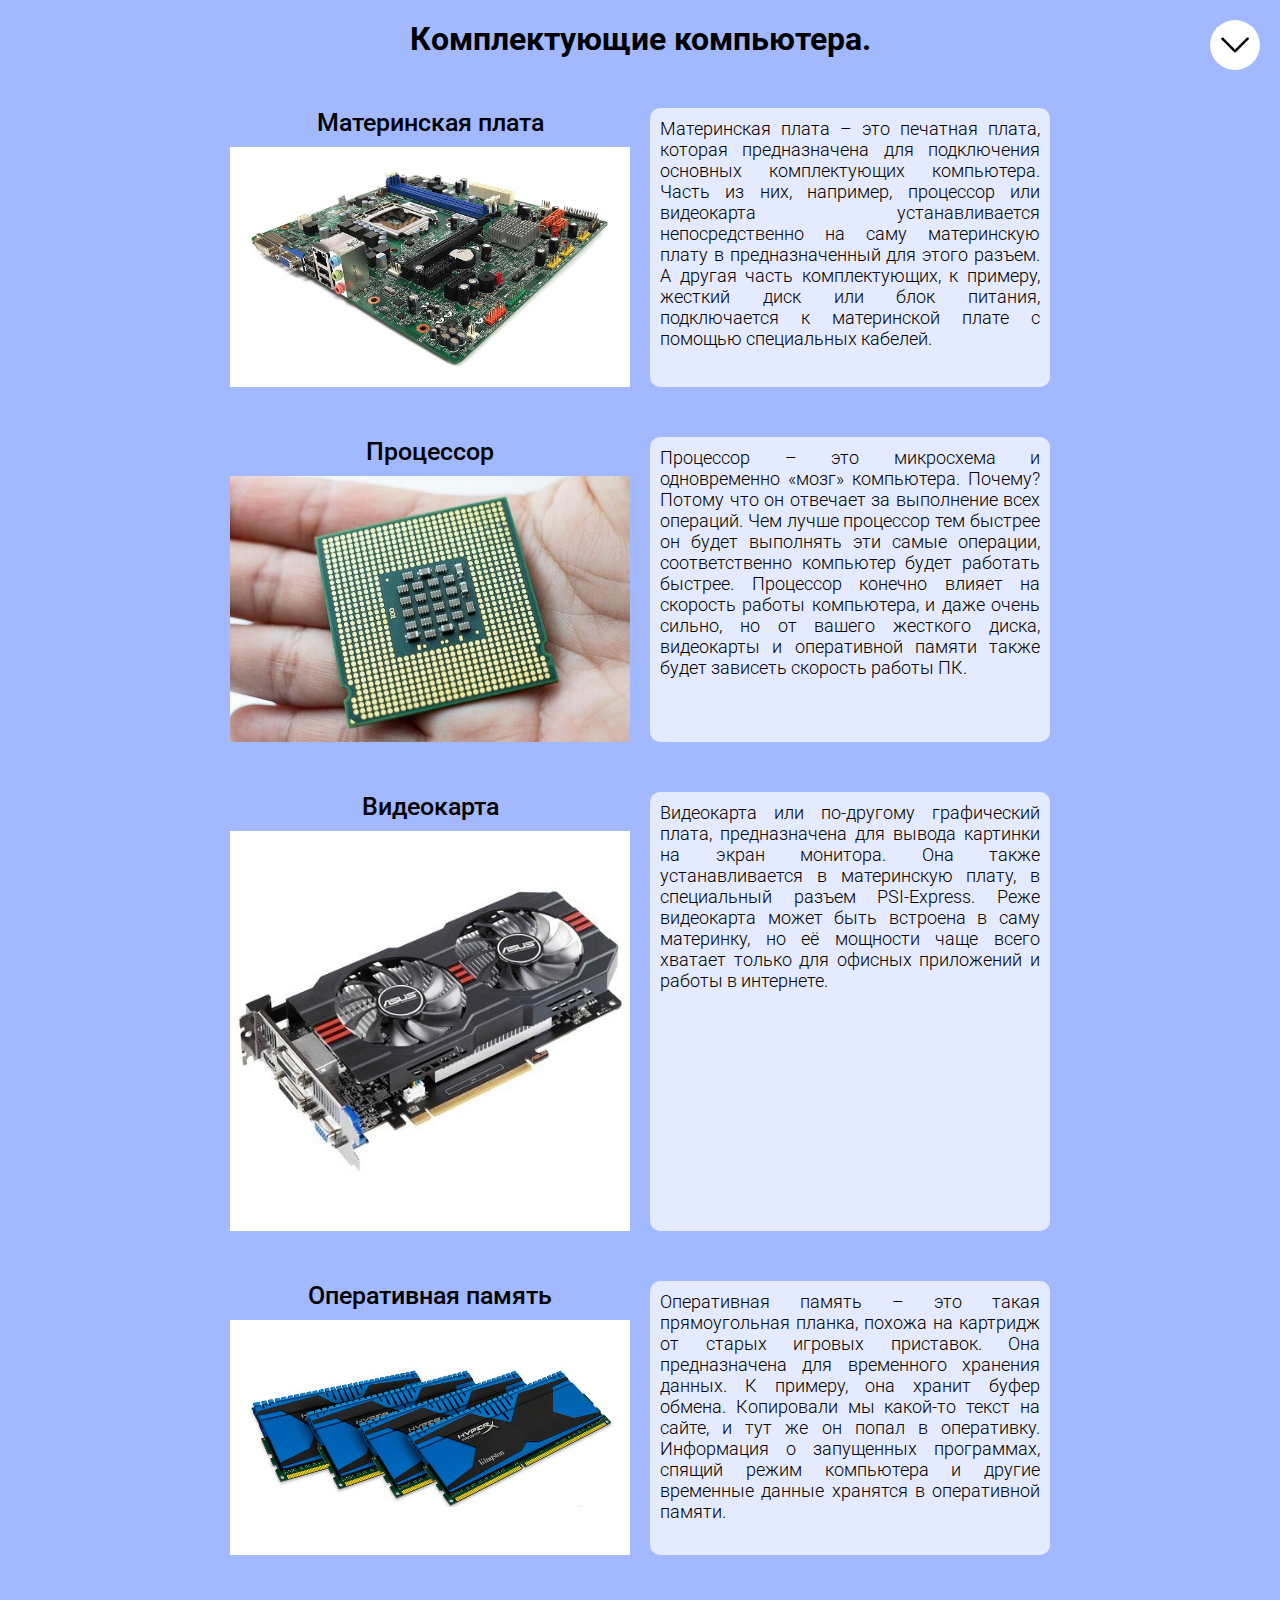
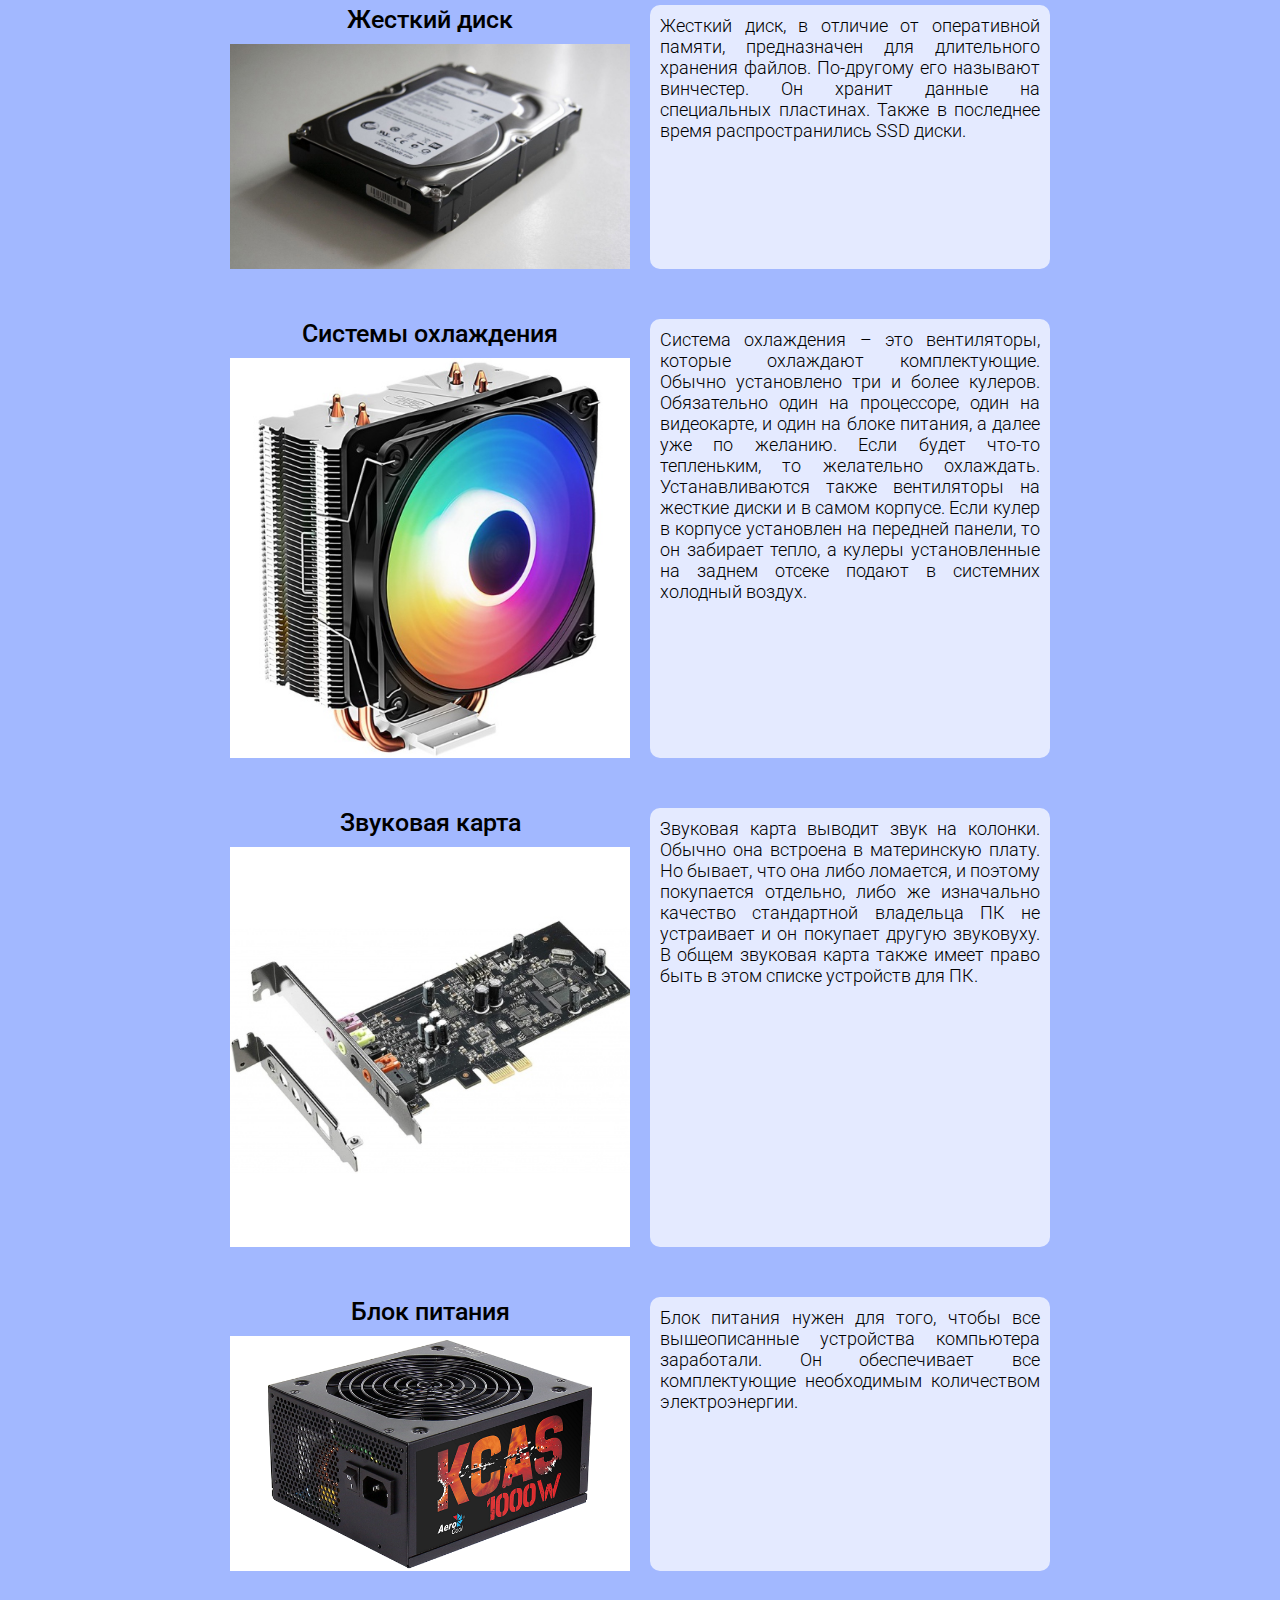
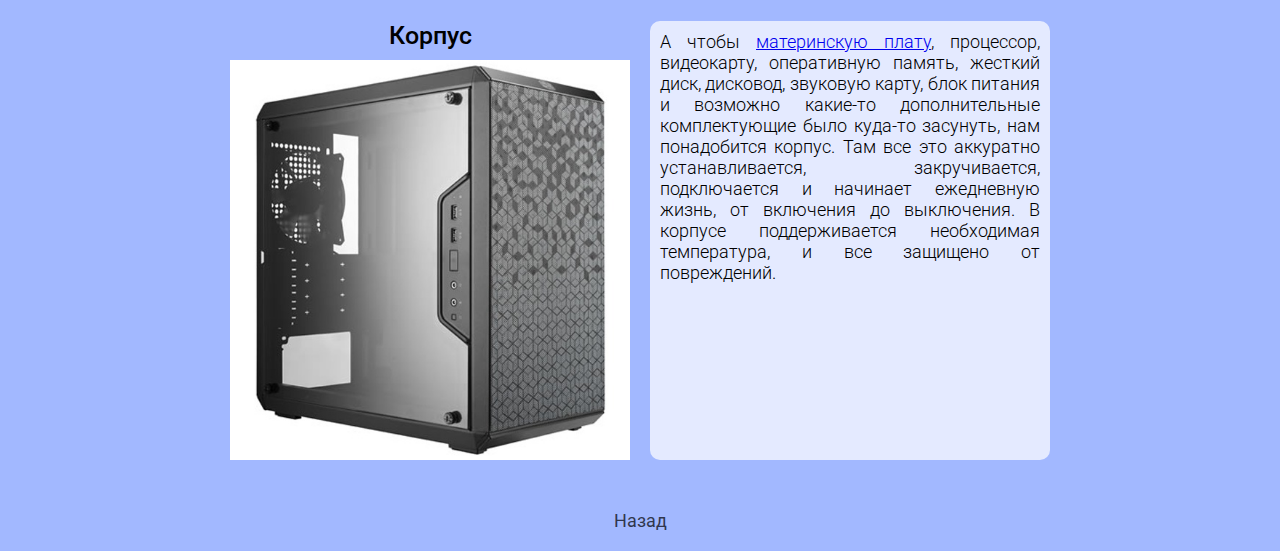
<file: pages/index1.html>
<!DOCTYPE html>
<html lang="ru">
<head>
    <meta charset="UTF-8">
    <meta http-equiv="X-UA-Compatible" content="IE=edge">
    <meta name="viewport" content="width=device-width, initial-scale=1.0">
    <title>Комплектующие ПК</title>
    <link rel="stylesheet" href="../css/main.css">
    <link rel="stylesheet" href="../css/style01.css">
    <link rel="preconnect" href="https://fonts.googleapis.com">
    <link rel="preconnect" href="https://fonts.gstatic.com" crossorigin>
    <link href="https://fonts.googleapis.com/css2?family=Roboto:wght@300;400;500;700&display=swap" rel="stylesheet">
</head>
<body>
    <div class="container">
        <h1 class="title">Комплектующие компьютера.</h1>

        <dl class="list">
            <div class="list__wrapper">
                <div class="list__container">
                    <dt class="list__title" id="matplat">Материнская плата</dt>
                    <img class="list__photo" src="../images/matplat.jpg" alt="">
                </div>
                <dd class="list__item">Материнская плата – это печатная плата, которая предназначена для подключения основных комплектующих компьютера. Часть из них, например, процессор или видеокарта устанавливается непосредственно на саму материнскую плату в предназначенный для этого разъем. А другая часть комплектующих, к примеру, жесткий диск или блок питания, подключается к материнской плате с помощью специальных кабелей.</dd>
            </div>
            <div class="list__wrapper">
                <div class="list__container">
                    <dt class="list__title">Процессор</dt>
                    <img class="list__photo" src="../images/proc.jpg" alt="">
                </div>
                <dd class="list__item">Процессор – это микросхема и одновременно «мозг» компьютера. Почему? Потому что он отвечает за выполнение всех операций. Чем лучше процессор тем быстрее он будет выполнять эти самые операции, соответственно компьютер будет работать быстрее. Процессор конечно влияет на скорость работы компьютера, и даже очень сильно, но от вашего жесткого диска, видеокарты и оперативной памяти также будет зависеть скорость работы ПК.</dd>
            </div>
            <div class="list__wrapper">
                <div class="list__container">
                    <dt class="list__title">Видеокарта</dt>
                    <img class="list__photo" src="../images/video.jpg" alt="">
                </div>
                <dd class="list__item">Видеокарта или по-другому графический плата, предназначена для вывода картинки на экран монитора. Она также устанавливается в материнскую плату, в специальный разъем PSI-Express. Реже видеокарта может быть встроена в саму материнку, но её мощности чаще всего хватает только для офисных приложений и работы в интернете.</dd>
            </div>
            <div class="list__wrapper">
                <div class="list__container">
                    <dt class="list__title">Оперативная память</dt>
                    <img class="list__photo" src="../images/operativka.jpg" alt="">
                </div>
                <dd class="list__item">Оперативная память – это такая прямоугольная планка, похожа на картридж от старых игровых приставок. Она предназначена для временного хранения данных. К примеру, она хранит буфер обмена. Копировали мы какой-то  текст на сайте, и тут же он попал в оперативку. Информация о запущенных программах, спящий режим компьютера и другие временные данные хранятся в оперативной памяти.</dd>
            </div>
            <div class="list__wrapper">
                <div class="list__container">
                    <dt class="list__title">Жесткий диск</dt>
                    <img class="list__photo" src="../images/hdd.jpg" alt="">
                </div>
                <dd class="list__item">Жесткий диск, в отличие от оперативной памяти, предназначен для длительного хранения файлов. По-другому его называют винчестер. Он хранит данные на специальных пластинах. Также в последнее время распространились SSD диски.</dd>
            </div>
            <div class="list__wrapper">
                <div class="list__container">
                    <dt class="list__title">Системы охлаждения</dt>
                    <img class="list__photo" src="../images/kuler.jpg" alt="">
                </div>
                <dd class="list__item">Система охлаждения – это вентиляторы, которые охлаждают комплектующие. Обычно установлено три и более кулеров. Обязательно один на процессоре, один на видеокарте, и один на блоке питания, а далее уже по желанию. Если будет что-то тепленьким, то желательно охлаждать. Устанавливаются также вентиляторы на жесткие диски и в самом корпусе. Если кулер в корпусе установлен на передней панели, то он забирает тепло, а кулеры установленные на заднем отсеке подают в системних холодный воздух.</dd>
            </div>
            <div class="list__wrapper">
                <div class="list__container">
                    <dt class="list__title">Звуковая карта</dt>
                    <img class="list__photo" src="../images/zvuk.jpg" alt="">
                </div>
                <dd class="list__item">Звуковая карта выводит звук на колонки. Обычно она встроена в материнскую плату. Но бывает, что она либо ломается, и поэтому покупается отдельно, либо же изначально качество стандартной владельца ПК не устраивает и он покупает другую звуковуху. В общем звуковая карта также имеет право быть в этом списке устройств для ПК.</dd>
            </div>
            <div class="list__wrapper">
                <div class="list__container">
                    <dt class="list__title">Блок питания</dt>
                    <img class="list__photo" src="../images/bp.jpg" alt="">
                </div>
                <dd class="list__item">Блок питания нужен для того, чтобы все вышеописанные устройства компьютера заработали. Он обеспечивает все комплектующие необходимым количеством электроэнергии.</dd>
            </div>
            <div class="list__wrapper">
                <div class="list__container">
                    <dt class="list__title">Корпус</dt>
                    <img class="list__photo" src="../images/korpus.jpg" alt="">
                </div>
                <dd class="list__item">А чтобы <a href="#matplat">материнскую плату</a>, процессор, видеокарту, оперативную память, жесткий диск, дисковод, звуковую карту, блок питания и возможно какие-то дополнительные комплектующие было куда-то засунуть, нам понадобится корпус. Там все это аккуратно устанавливается, закручивается, подключается и начинает ежедневную жизнь, от включения до выключения. В корпусе поддерживается необходимая температура, и все защищено от повреждений.</dd>
            </div>
        </dl>

        <nav class="nav">
            <a href="../index.html" class="nav__item">Назад</a>
        </nav>

        <div class="scroll scroll--up hide">
            <img src="../images/arrowU.png" alt="">
        </div>
        <div class="scroll scroll--down hide">
            <img src="../images/arrowD.png" alt="">
        </div>
    </div>

    <script src="../js/scrollArrow.js"></script>
</body>
</html>
</file>
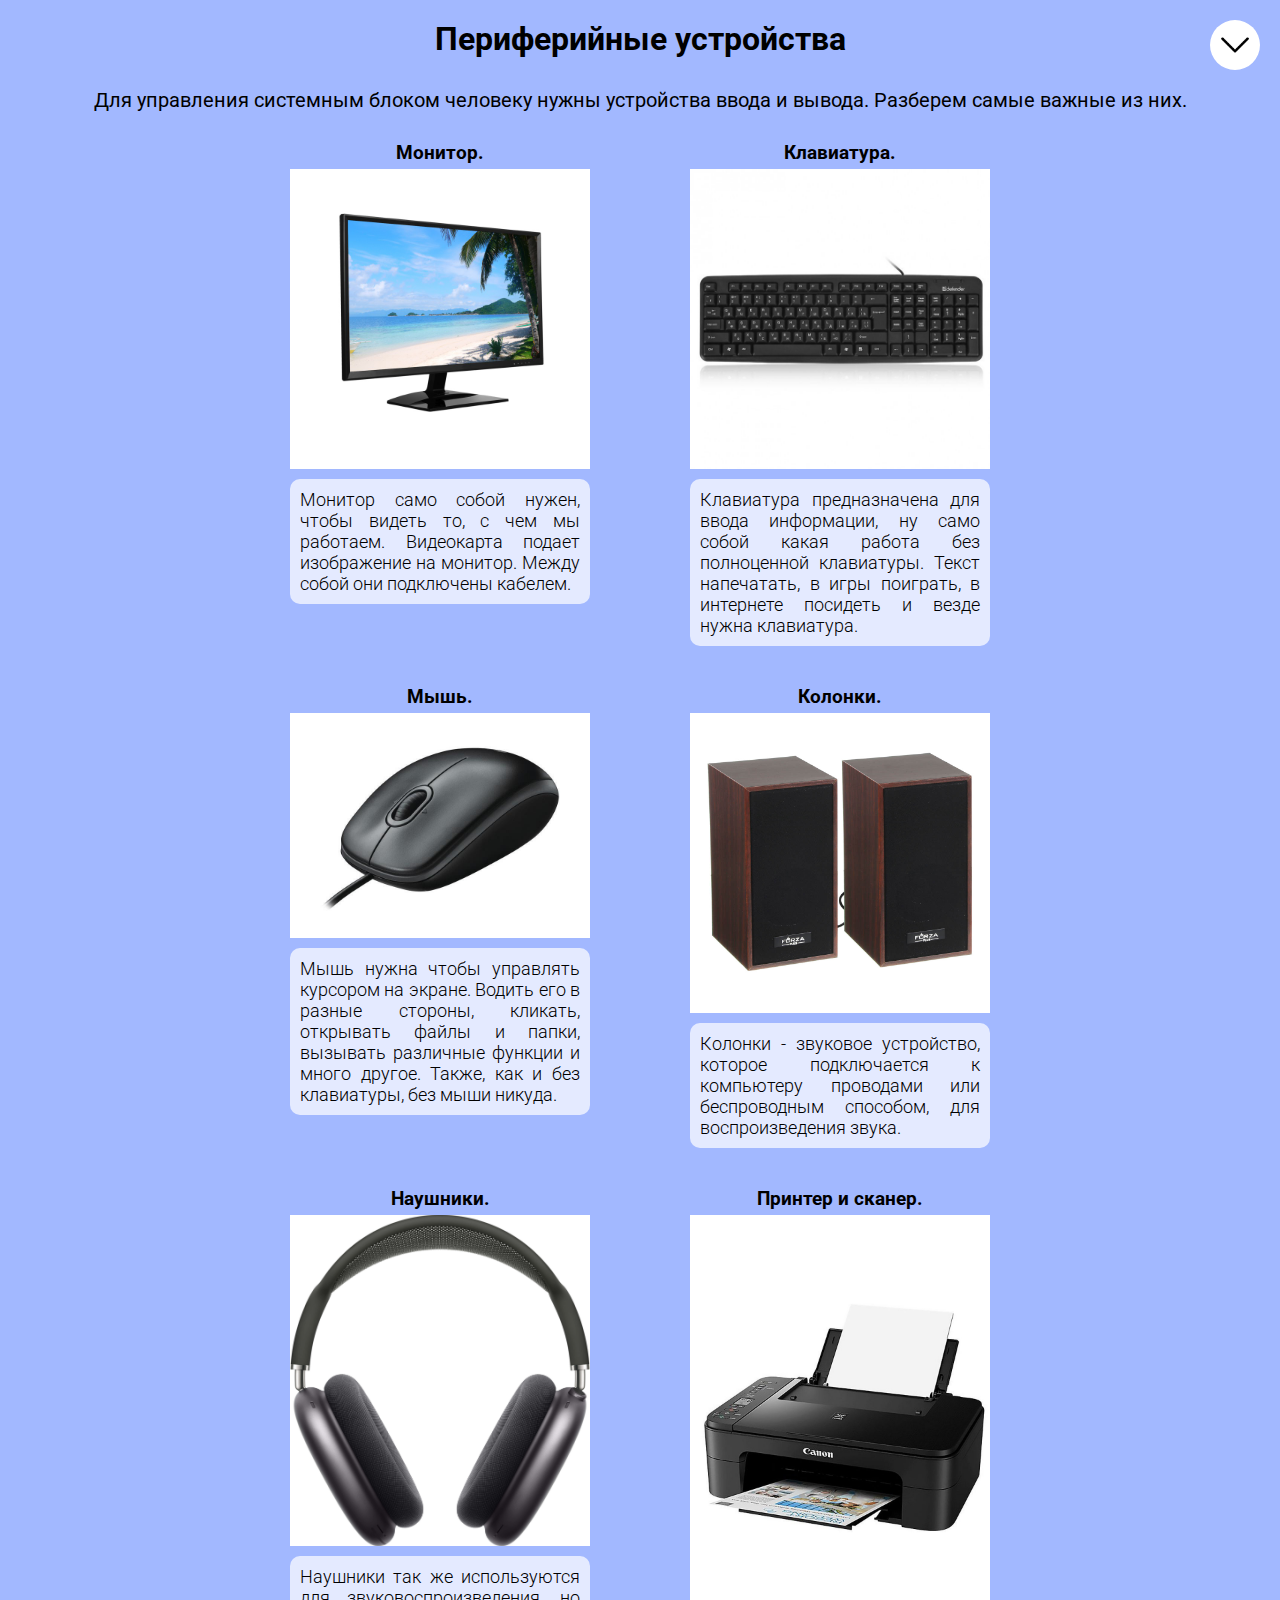
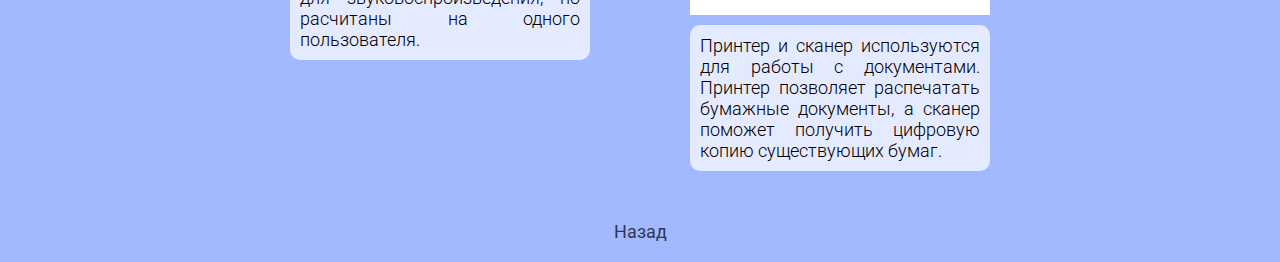
<file: pages/index2.html>
<!DOCTYPE html>
<html lang="ru">
<head>
    <meta charset="UTF-8">
    <meta http-equiv="X-UA-Compatible" content="IE=edge">
    <meta name="viewport" content="width=device-width, initial-scale=1.0">
    <title>Периферийные устройства</title>
    <link rel="stylesheet" href="../css/main.css">
    <link rel="stylesheet" href="../css/style02.css">
    <link rel="preconnect" href="https://fonts.googleapis.com">
    <link rel="preconnect" href="https://fonts.gstatic.com" crossorigin>
    <link href="https://fonts.googleapis.com/css2?family=Roboto:wght@300;400;500;700&display=swap" rel="stylesheet">
</head>
<body>
    <div class="container">
        <h1 class="title">Периферийные устройства</h1>

        <p class="text">Для управления системным блоком человеку нужны устройства ввода и вывода. Разберем самые важные из них.</p>

        <ol class="list">
            <li class="list__item">
                <h3 class="i-title">Монитор.</h3>
                <img src="../images/monitor.jpg" alt="" class="i-photo">
                <p class="i-text">Монитор само собой нужен, чтобы видеть то, с чем мы работаем. Видеокарта подает изображение на монитор. Между собой они подключены кабелем.</p>
            </li>
            <li class="list__item">
                <h3 class="i-title">Клавиатура.</h3>
                <img src="../images/klava.jpg" alt="" class="i-photo">
                <p class="i-text">Клавиатура предназначена для ввода информации, ну само собой какая работа без полноценной клавиатуры. Текст напечатать, в игры поиграть, в интернете посидеть и везде нужна клавиатура.</p>
            </li>
            <li class="list__item">
                <h3 class="i-title">Мышь.</h3>
                <img src="../images/mish.jpg" alt="" class="i-photo">
                <p class="i-text">Мышь нужна чтобы управлять курсором на экране. Водить его в разные стороны, кликать, открывать файлы и папки, вызывать различные функции и много другое. Также, как и без клавиатуры, без мыши никуда.</p>
            </li>
            <li class="list__item">
                <h3 class="i-title">Колонки.</h3>
                <img src="../images/kolonki.jpg" alt="" class="i-photo">
                <p class="i-text">Колонки - звуковое устройство, которое подключается к компьютеру проводами или беспроводным способом, для воспроизведения звука.</p>
            </li>
            <li class="list__item">
                <h3 class="i-title">Наушники.</h3>
                <img src="../images/ushi.jpg" alt="" class="i-photo">
                <p class="i-text">Наушники так же используются для звуковоспроизведения, но расчитаны на одного пользователя.</p>
            </li>
            <li class="list__item">
                <h3 class="i-title">Принтер и сканер.</h3>
                <img src="../images/printer.jpg" alt="" class="i-photo">
                <p class="i-text">Принтер и сканер используются для работы с документами. Принтер позволяет распечатать бумажные документы, а сканер поможет получить цифровую копию существующих бумаг.</p>
            </li>
        </ol>

        <nav class="nav">
            <a href="../index.html" class="nav__item">Назад</a>
        </nav>

        <div class="scroll scroll--up hide">
            <img src="../images/arrowU.png" alt="">
        </div>
        <div class="scroll scroll--down hide">
            <img src="../images/arrowD.png" alt="">
        </div>
    </div>

    <script src="../js/scrollArrow.js"></script>
</body>
</html>
</file>
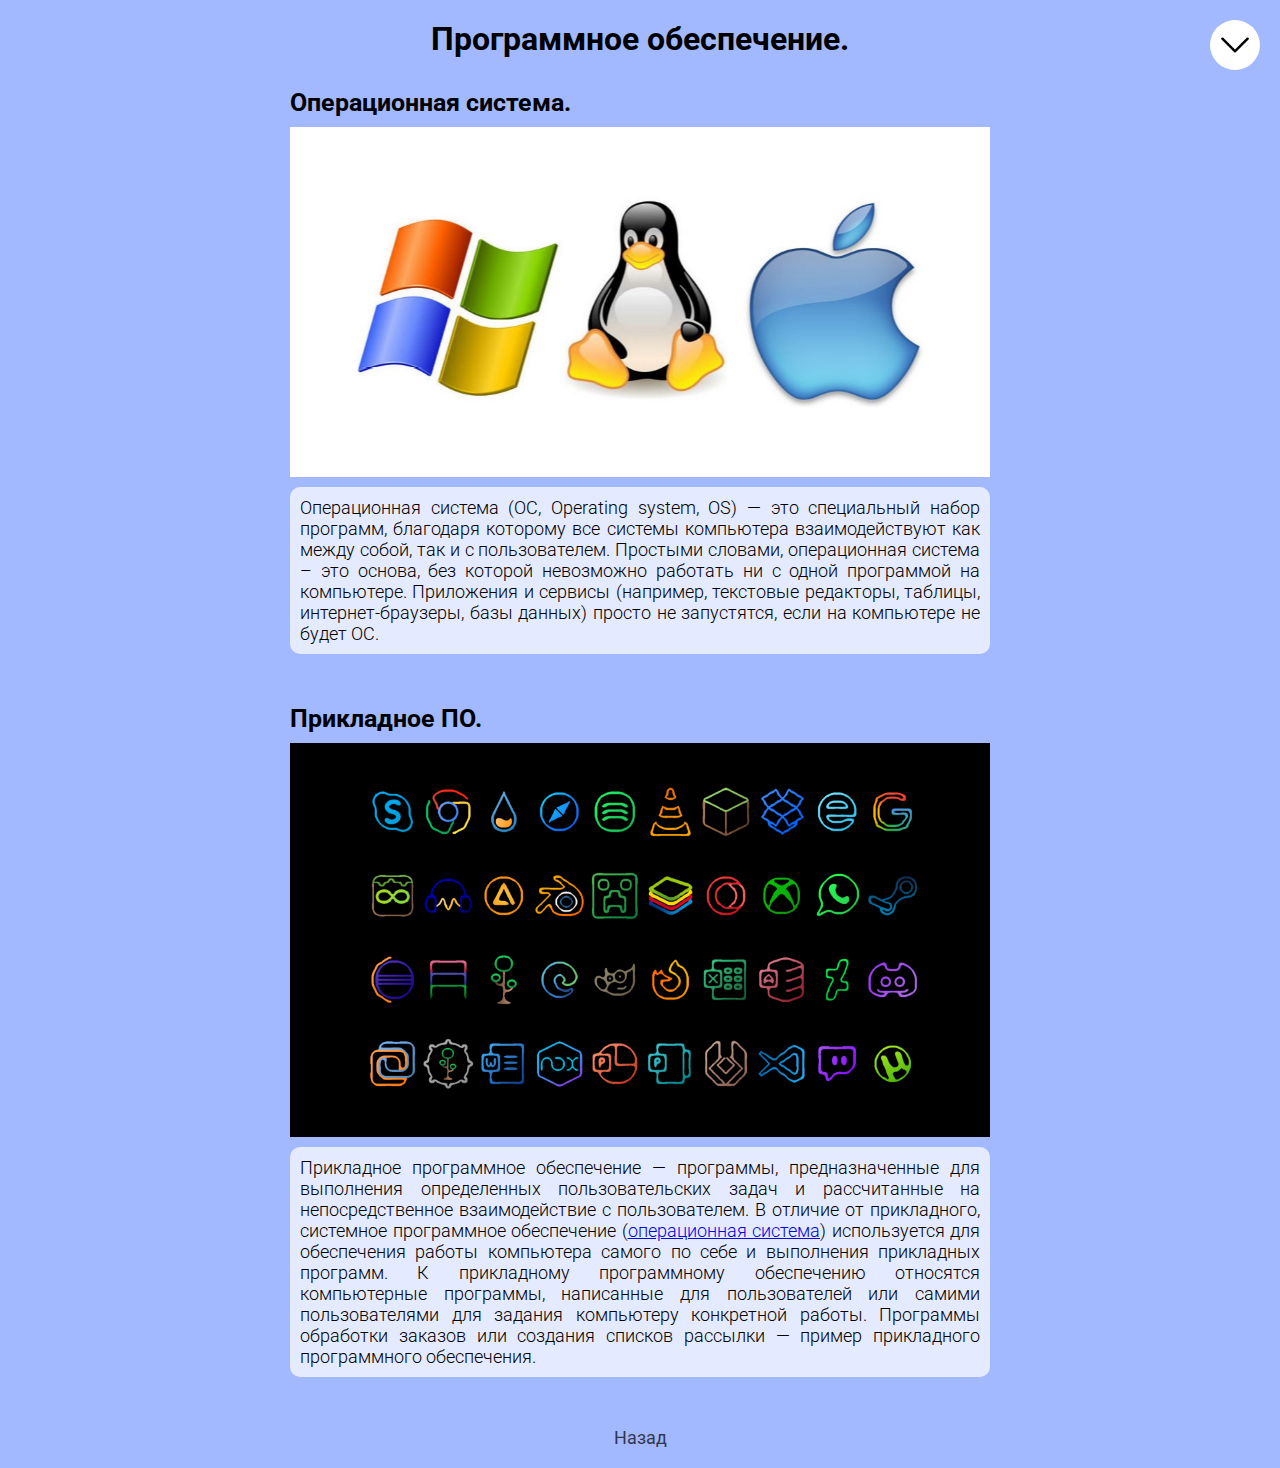
<file: pages/index3.html>
<!DOCTYPE html>
<html lang="ru">
<head>
    <meta charset="UTF-8">
    <meta http-equiv="X-UA-Compatible" content="IE=edge">
    <meta name="viewport" content="width=device-width, initial-scale=1.0">
    <title>Программное обеспечение</title>
    <link rel="stylesheet" href="../css/main.css">
    <link rel="stylesheet" href="../css/style03.css">
    <link rel="preconnect" href="https://fonts.googleapis.com">
    <link rel="preconnect" href="https://fonts.gstatic.com" crossorigin>
    <link href="https://fonts.googleapis.com/css2?family=Roboto:wght@300;400;500;700&display=swap" rel="stylesheet">
</head>
<body>
    <div class="container">
        <h1 class="title">Программное обеспечение.</h1>
        
        <div class="block">
            <h3 class="block__title">Операционная система.</h3>
            <img src="../images/os.jpg" alt="" class="block__photo">
            <p class="block__text">
                Операционная система (ОС, Operating system, OS) — это специальный набор программ, благодаря которому все системы компьютера взаимодействуют как между собой, так и с пользователем. Простыми словами, операционная система – это основа, без которой невозможно работать ни с одной программой на компьютере. Приложения и сервисы (например, текстовые редакторы, таблицы, интернет-браузеры, базы данных) просто не запустятся, если на компьютере не будет ОС.
            </p>
        </div>

        <div class="block">
            <h3 class="block__title">Прикладное ПО.</h3>
            <img src="../images/ppo.png" alt="" class="block__photo">
            <p class="block__text">
                Прикладное программное обеспечение  — программы, предназначенные для выполнения определенных пользовательских задач и рассчитанные на непосредственное взаимодействие с пользователем. В отличие от прикладного, системное программное обеспечение (<a href="https://ru.wikipedia.org/wiki/%D0%9E%D0%BF%D0%B5%D1%80%D0%B0%D1%86%D0%B8%D0%BE%D0%BD%D0%BD%D0%B0%D1%8F_%D1%81%D0%B8%D1%81%D1%82%D0%B5%D0%BC%D0%B0">операционная система</a>) используется для обеспечения работы компьютера самого по себе и выполнения прикладных программ. К прикладному программному обеспечению относятся компьютерные программы, написанные для пользователей или самими пользователями для задания компьютеру конкретной работы. Программы обработки заказов или создания списков рассылки — пример прикладного программного обеспечения.
            </p>
        </div>

        <nav class="nav">
            <a href="../index.html" class="nav__item">Назад</a>
        </nav>

        <div class="scroll scroll--up hide">
            <img src="../images/arrowU.png" alt="">
        </div>
        <div class="scroll scroll--down hide">
            <img src="../images/arrowD.png" alt="">
        </div>
    </div>

    <script src="../js/scrollArrow.js"></script>
</body>
</html>
</file>
<file: css/main.css>
*,
*::before,
*::after {
    margin: 0;
    padding: 0;
    box-sizing: border-box;

    user-select: none;
}

body {
    font-family: 'Roboto', sans-serif;
    font-weight: 400;
    font-size: 16px;

    background-color: #a2b8ff;
}

.container {
    width: 100%;
    max-width: 1200px;

    margin: 0 auto;
    padding: 20px;

    display: flex;
    flex-direction: column;
    align-items: center;
}

.scroll {
    position: fixed;

    width: 50px;
    height: 50px;
    background-color: #fff;
    border-radius: 50%;

    display: flex;
    justify-content: center;
    align-items: center;

    cursor: pointer;
}

.scroll--up {
    bottom: 20px;
    right: 20px;
}

.scroll--down {
    top: 20px;
    right: 20px;
}

.scroll img {
    width: 40px;
    height: 40px;
}

.scroll.hide {
    display: none;
}
</file>
<file: css/style01.css>
.title {
    margin-bottom: 50px;
}

.list {
    display: flex;
    flex-direction: column;
    justify-content: center;
}

.list__wrapper {
    display: flex;
    justify-content: center;

    margin-bottom: 50px;
}

.list__container {
    display: flex;
    flex-direction: column;
    margin-right: 20px;
}

.list__title {
    margin-bottom: 10px;

    font-size: 25px;
    font-weight: 500;

    text-align: center;
}

.list__photo {
    display: block;
    width: 100%;
    max-width: 400px;
    height: auto;
}

.list__item {
    font-weight: 300;
    font-size: 18px;
    width: 100%;
    max-width: 400px;
    text-align: justify;

    flex: 1 0 auto;
    
    display: block;
    padding: 10px;
    background-color: #ffffffb5;
    border-radius: 10px;
}

.nav__item {
    text-decoration: none;
    color: #000;
    font-size: 18px;
    transition: all 0.2s linear;
    opacity: 0.7;
}

.nav__item:hover {
    opacity: 1;
}

@media (max-width: 860px) {
    .list__wrapper {
        flex-direction: column;
        align-items: center;
    }

    .list__container {
        margin-right: 0;
        margin-bottom: 10px;
    }
}
</file>
<file: css/style02.css>
.title {
    margin-bottom: 30px;
}

.text {
    margin-bottom: 30px;
    font-size: 20px;
    text-align: center;
}

.list {
    display: flex;
    justify-content: center;
    flex-wrap: wrap;
    margin-bottom: 50px;
}

.list__item {
    display: flex;  
    flex-direction: column;
    align-items: center;

    width: 100%;
    max-width: 400px;

    margin-bottom: 40px;
}

.list__item:nth-child(2n) {
    margin-right: 0;
}

.list__item:last-child {
    margin-bottom: 0;
}

.i-title {
    margin-bottom: 5px;
}

.i-photo {
    display: block;
    width: 100%;
    max-width: 300px;
    height: auto;

    margin-bottom: 10px;
}

.i-text {
    font-weight: 300;
    font-size: 18px;

    text-align: justify;
    
    display: block;
    padding: 10px;
    background-color: #ffffffb5;
    border-radius: 10px;

    max-width: 300px;
}

.nav__item {
    text-decoration: none;
    color: #000;
    font-size: 18px;
    transition: all 0.2s linear;
    opacity: 0.7;
}

.nav__item:hover {
    opacity: 1;
}
</file>
<file: css/style03.css>
.nav__item {
    text-decoration: none;
    color: #000;
    font-size: 18px;
    transition: all 0.2s linear;
    opacity: 0.7;
}

.nav__item:hover {
    opacity: 1;
}

.title {
    margin-bottom: 30px;
}

.block {
    display: flex;
    flex-direction: column;
    margin-bottom: 50px;
}

.block__title {
    font-size: 25px;
    margin-bottom: 10px;
}

.block__photo {
    width: 100%;
    max-width: 700px;
    margin-bottom: 10px;
}

.block__text {
    width: 100%;
    max-width: 700px;

    font-weight: 300;
    font-size: 18px;
    text-align: justify;
    padding: 10px;
    background-color: #ffffffb5;
    border-radius: 10px;
}
</file>
